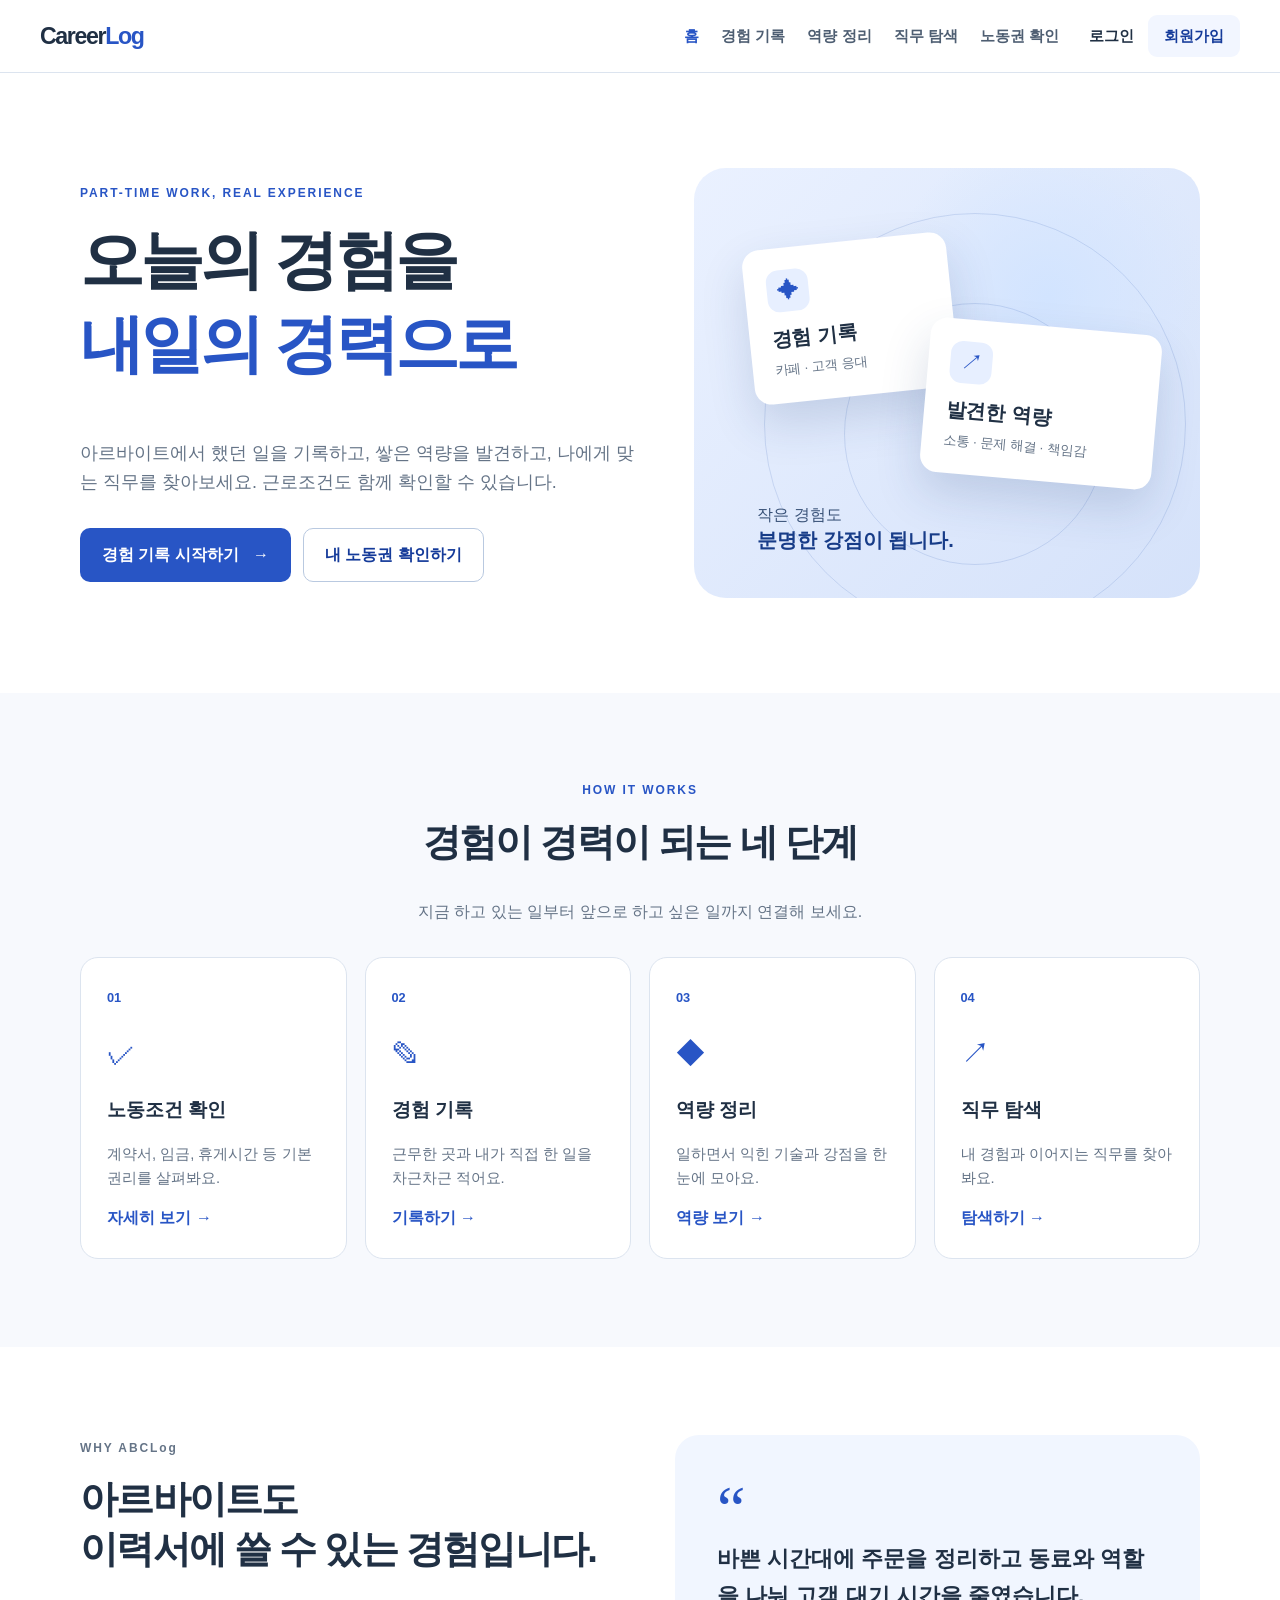
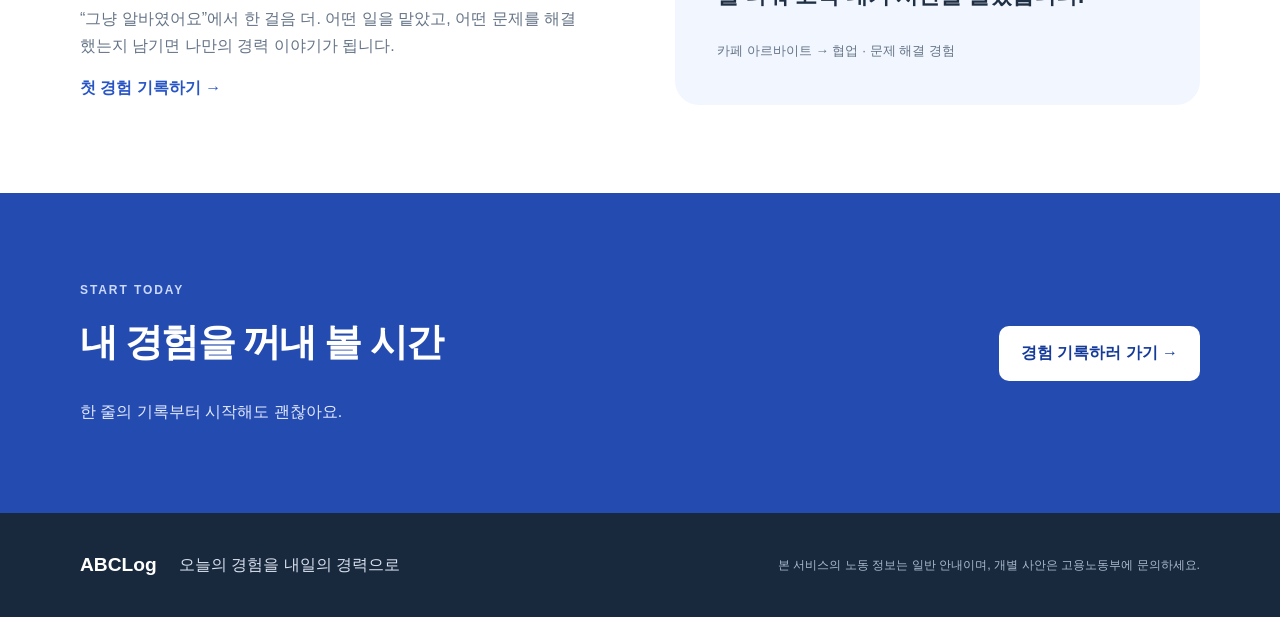
<file: html/index.html>
<!doctype html>
<html lang="ko">
  <head>
    <meta charset="UTF-8" />
    <meta name="viewport" content="width=device-width, initial-scale=1.0" />
    <title>ABCLog | 오늘의 경험을 내일의 경력으로</title>
    <link rel="stylesheet" href="../css/index.css" />
    <link rel="stylesheet" href="../css/home.css" />
    <script src="../js/common.js" defer></script>
  </head>
  <body>
    <a class="skip-link" href="#main">본문 바로가기</a>
    <header class="site-header">
      <div class="header-inner">
        <a class="brand" href="index.html">Career<span>Log</span></a>
        <nav aria-label="주 메뉴">
          <a href="index.html">홈</a><a href="experience.html">경험 기록</a
          ><a href="competency.html">역량 정리</a
          ><a href="job.html">직무 탐색</a><a href="labor.html">노동권 확인</a>
        </nav>
<div class="auth-links"><a href="login.html">로그인</a><a class="header-action" href="signup.html">회원가입</a></div>
        <button
          class="menu-button"
          type="button"
          aria-label="메뉴 열기"
          aria-expanded="false"
        >
          ☰
        </button>
      </div>
    </header>
    <main id="main">
      <section class="hero wrap">
        <div>
          <p class="eyebrow">PART-TIME WORK, REAL EXPERIENCE</p>
          <h1>오늘의 경험을<br /><em>내일의 경력으로</em></h1>
          <p class="hero-copy">
            아르바이트에서 했던 일을 기록하고, 쌓은 역량을 발견하고, 나에게 맞는
            직무를 찾아보세요. 근로조건도 함께 확인할 수 있습니다.
          </p>
          <div class="actions">
            <a class="button primary" href="experience.html"
              >경험 기록 시작하기 <span aria-hidden="true">→</span></a
            ><a class="button secondary" href="labor.html"
              >내 노동권 확인하기</a
            >
          </div>
        </div>
        <div class="hero-art" aria-hidden="true">
          <div class="art-card art-one">
            <span class="art-icon">✦</span><strong>경험 기록</strong
            ><small>카페 · 고객 응대</small>
          </div>
          <div class="art-card art-two">
            <span class="art-icon">↗</span><strong>발견한 역량</strong
            ><small>소통 · 문제 해결 · 책임감</small>
          </div>
          <div class="art-note">
            작은 경험도<br /><b>분명한 강점이 됩니다.</b>
          </div>
        </div>
      </section>
      <section class="section soft">
        <div class="wrap">
          <div class="section-heading">
            <p class="eyebrow">HOW IT WORKS</p>
            <h2>경험이 경력이 되는 네 단계</h2>
            <p>지금 하고 있는 일부터 앞으로 하고 싶은 일까지 연결해 보세요.</p>
          </div>
          <div class="step-grid">
            <a class="step-card" href="labor.html"
              ><span class="step-number">01</span
              ><span class="step-emoji" aria-hidden="true">✓</span>
              <h3>노동조건 확인</h3>
              <p>계약서, 임금, 휴게시간 등 기본 권리를 살펴봐요.</p>
              <span class="card-link">자세히 보기 →</span></a
            ><a class="step-card" href="experience.html"
              ><span class="step-number">02</span
              ><span class="step-emoji" aria-hidden="true">✎</span>
              <h3>경험 기록</h3>
              <p>근무한 곳과 내가 직접 한 일을 차근차근 적어요.</p>
              <span class="card-link">기록하기 →</span></a
            ><a class="step-card" href="competency.html"
              ><span class="step-number">03</span
              ><span class="step-emoji" aria-hidden="true">◆</span>
              <h3>역량 정리</h3>
              <p>일하면서 익힌 기술과 강점을 한눈에 모아요.</p>
              <span class="card-link">역량 보기 →</span></a
            ><a class="step-card" href="job.html"
              ><span class="step-number">04</span
              ><span class="step-emoji" aria-hidden="true">↗</span>
              <h3>직무 탐색</h3>
              <p>내 경험과 이어지는 직무를 찾아봐요.</p>
              <span class="card-link">탐색하기 →</span></a
            >
          </div>
        </div>
      </section>
      <section class="section wrap home-split">
        <div>
          <p class="eyebrow">WHY ABCLog</p>
          <h2>아르바이트도<br />이력서에 쓸 수 있는 경험입니다.</h2>
          <p>
            “그냥 알바였어요”에서 한 걸음 더. 어떤 일을 맡았고, 어떤 문제를
            해결했는지 남기면 나만의 경력 이야기가 됩니다.
          </p>
          <a class="text-link" href="experience.html">첫 경험 기록하기 →</a>
        </div>
        <div class="quote-card">
          <span aria-hidden="true">“</span>
          <p>
            바쁜 시간대에 주문을 정리하고 동료와 역할을 나눠 고객 대기 시간을
            줄였습니다.
          </p>
          <small>카페 아르바이트 → 협업 · 문제 해결 경험</small>
        </div>
      </section>
      <section class="section cta-section">
        <div class="wrap cta-inner">
          <div>
            <p class="eyebrow">START TODAY</p>
            <h2>내 경험을 꺼내 볼 시간</h2>
            <p>한 줄의 기록부터 시작해도 괜찮아요.</p>
          </div>
          <a class="button light" href="experience.html"
            >경험 기록하러 가기 →</a
          >
        </div>
      </section>
    </main>
    <footer class="site-footer">
      <div class="wrap footer-inner">
        <strong>ABCLog</strong>
        <p>오늘의 경험을 내일의 경력으로</p>
        <span
          >본 서비스의 노동 정보는 일반 안내이며, 개별 사안은 고용노동부에
          문의하세요.</span
        >
      </div>
    </footer>
  </body>
</html>
</file>
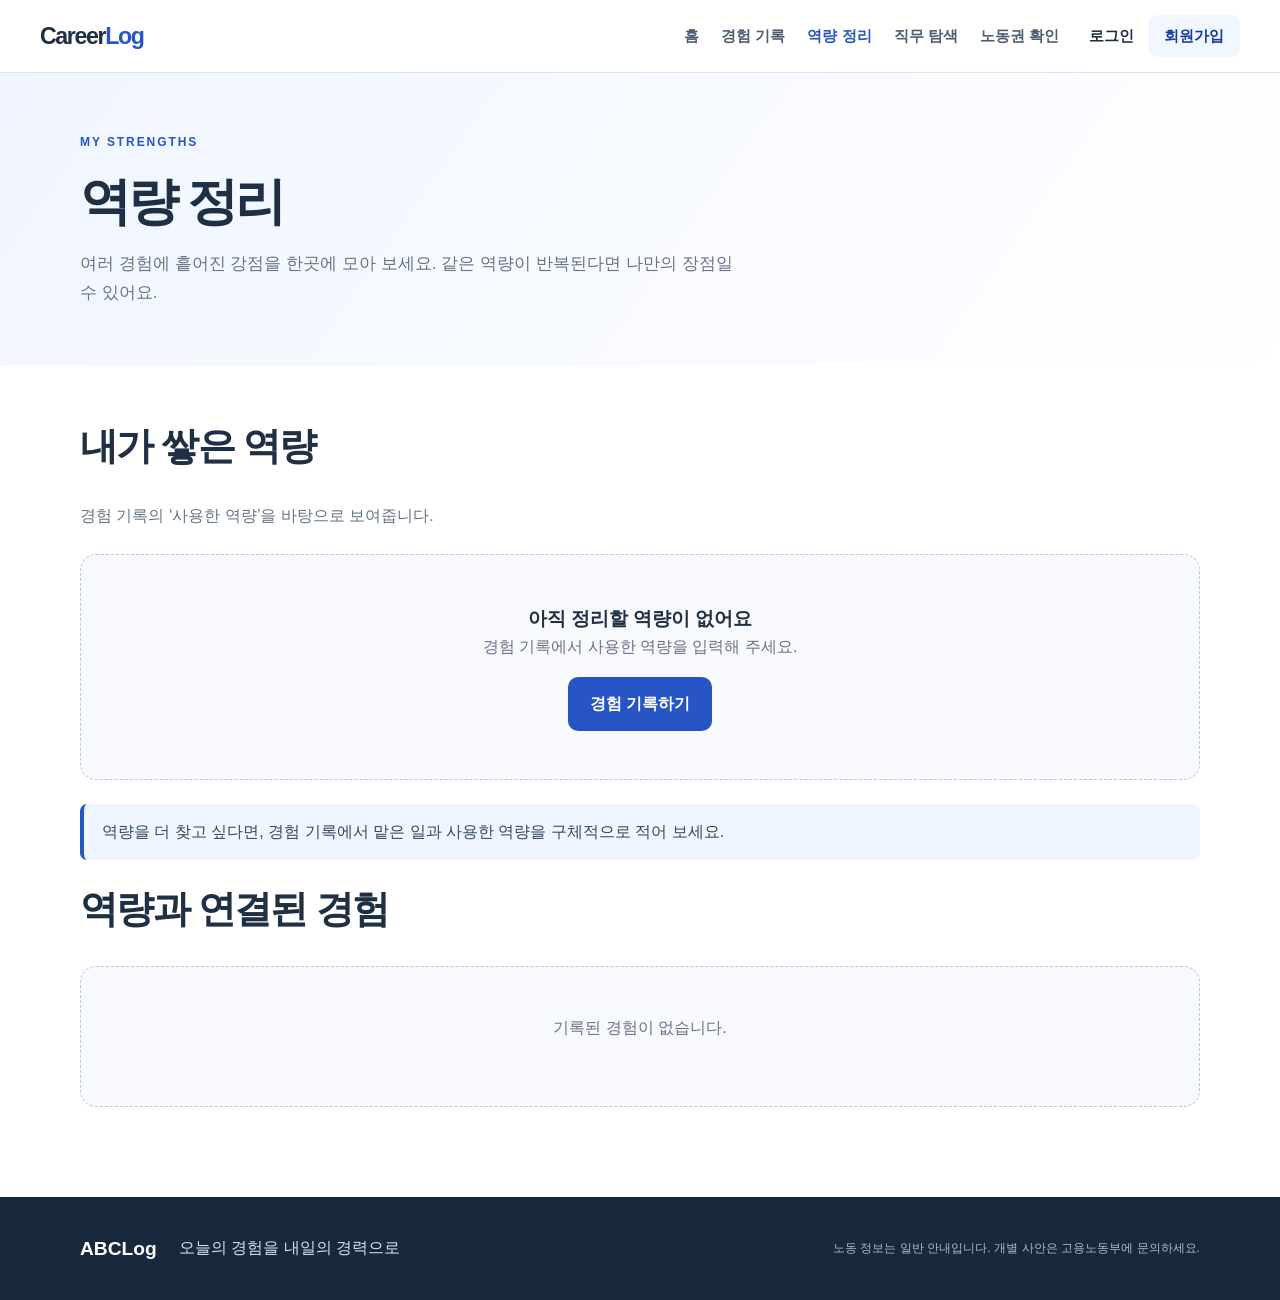
<file: html/competency.html>
<!doctype html>
<html lang="ko">
  <head>
    <meta charset="UTF-8" />
    <meta name="viewport" content="width=device-width, initial-scale=1.0" />
    <title>역량 정리 | ABCLog</title>
    <link rel="stylesheet" href="../css/index.css" />
    <link rel="stylesheet" href="../css/competency.css" />
    <script src="../js/common.js" defer></script>
    <script src="../js/competency.js" defer></script>
  </head>
  <body>
    <div id="site-header"></div>
    <main id="main">
      <section class="page-hero">
        <div class="wrap">
          <p class="eyebrow">MY STRENGTHS</p>
          <h1>역량 정리</h1>
          <p>
            여러 경험에 흩어진 강점을 한곳에 모아 보세요. 같은 역량이 반복된다면
            나만의 장점일 수 있어요.
          </p>
        </div>
      </section>
      <section class="content-section wrap">
        <div class="section-title">
          <h2>내가 쌓은 역량</h2>
          <p>경험 기록의 ‘사용한 역량’을 바탕으로 보여줍니다.</p>
        </div>
        <div id="skill-summary" class="skill-grid"></div>
        <div class="notice">
          역량을 더 찾고 싶다면, 경험 기록에서 맡은 일과 사용한 역량을
          구체적으로 적어 보세요.
        </div>
        <h2>역량과 연결된 경험</h2>
        <div id="skill-experiences" class="experience-grid"></div>
      </section>
    </main>
    <div id="site-footer"></div>
  </body>
</html>
</file>
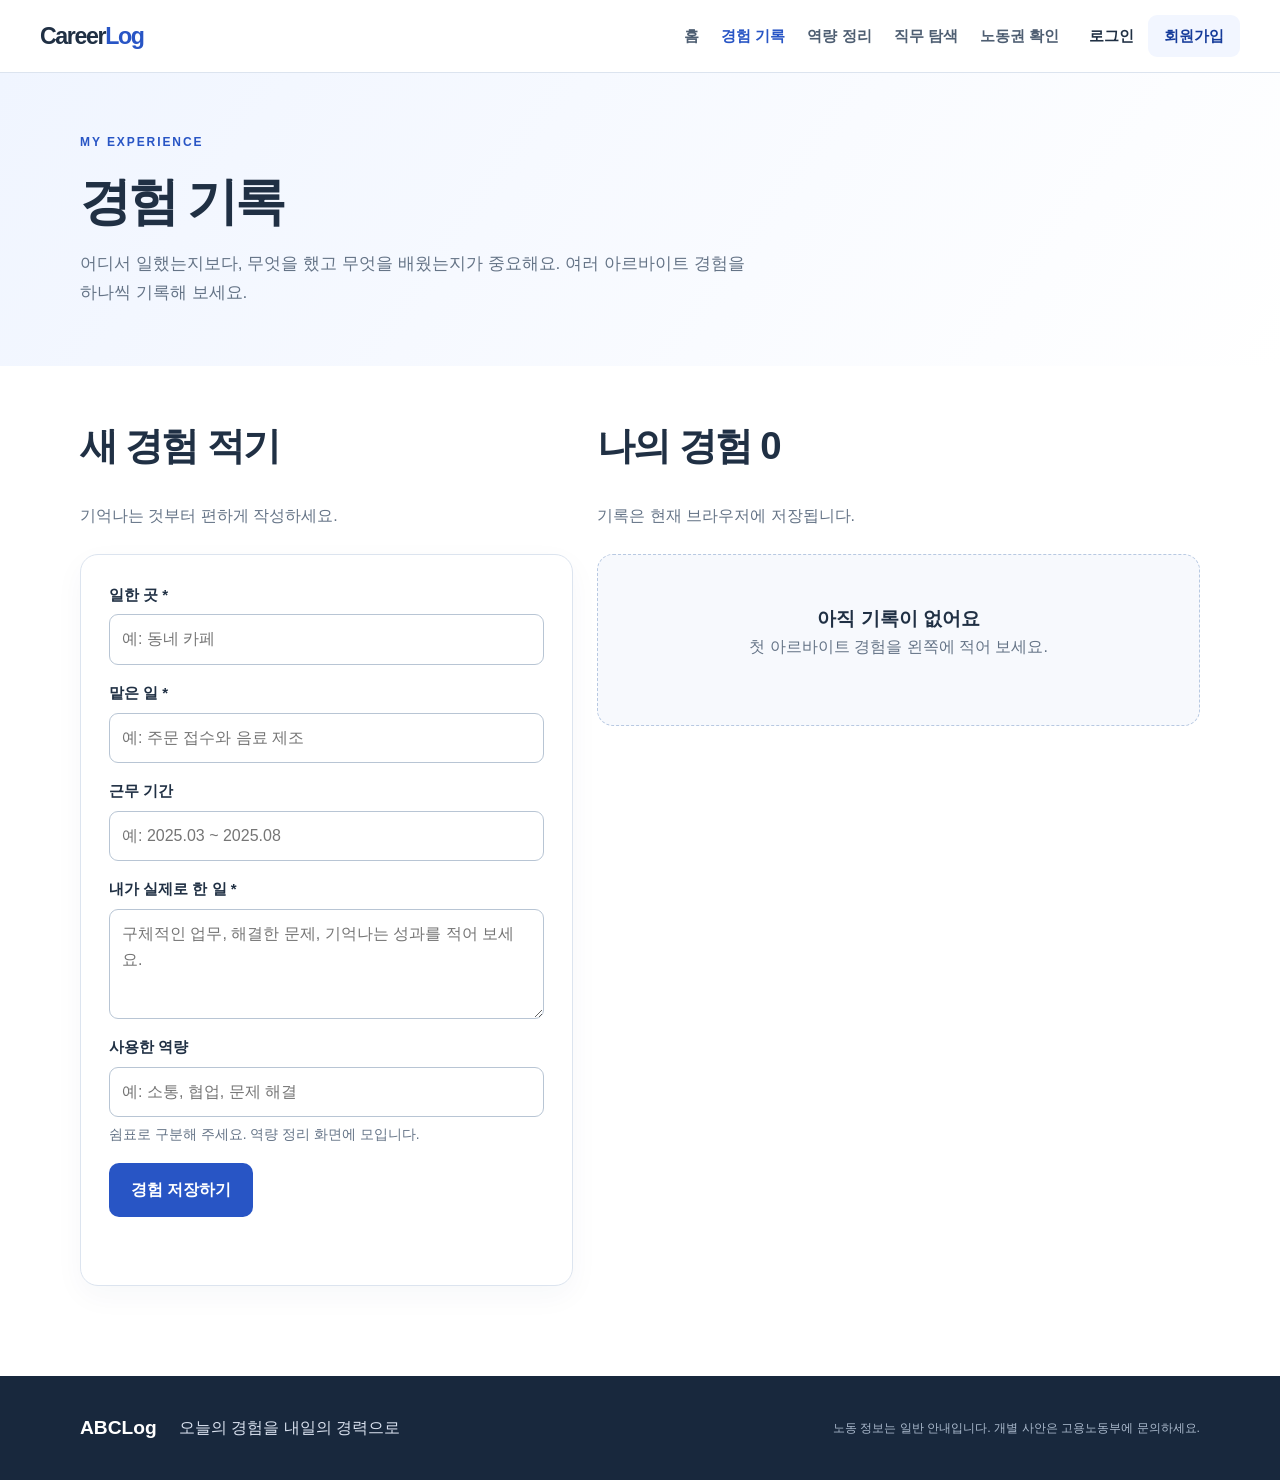
<file: html/experience.html>
<!doctype html>
<html lang="ko">
  <head>
    <meta charset="UTF-8" />
    <meta name="viewport" content="width=device-width, initial-scale=1.0" />
    <title>경험 기록 | ABCLog</title>
    <link rel="stylesheet" href="../css/index.css" />
    <link rel="stylesheet" href="../css/experience.css" />
    <script src="../js/common.js" defer></script>
    <script src="../js/experience.js" defer></script>
  </head>
  <body>
    <div id="site-header"></div>
    <main id="main">
      <section class="page-hero">
        <div class="wrap">
          <p class="eyebrow">MY EXPERIENCE</p>
          <h1>경험 기록</h1>
          <p>
            어디서 일했는지보다, 무엇을 했고 무엇을 배웠는지가 중요해요. 여러
            아르바이트 경험을 하나씩 기록해 보세요.
          </p>
        </div>
      </section>
      <section class="content-section wrap">
        <div class="grid-two experience-layout">
          <div>
            <div class="section-title">
              <h2>새 경험 적기</h2>
              <p>기억나는 것부터 편하게 작성하세요.</p>
            </div>
            <form id="experience-form" class="panel">
              <input type="hidden" id="edit-id" />
              <div class="field">
                <label for="workplace">일한 곳 *</label
                ><input
                  id="workplace"
                  maxlength="60"
                  placeholder="예: 동네 카페"
                  required
                />
              </div>
              <div class="field">
                <label for="role">맡은 일 *</label
                ><input
                  id="role"
                  maxlength="80"
                  placeholder="예: 주문 접수와 음료 제조"
                  required
                />
              </div>
              <div class="field">
                <label for="period">근무 기간</label
                ><input
                  id="period"
                  maxlength="60"
                  placeholder="예: 2025.03 ~ 2025.08"
                />
              </div>
              <div class="field">
                <label for="detail">내가 실제로 한 일 *</label
                ><textarea
                  id="detail"
                  maxlength="500"
                  placeholder="구체적인 업무, 해결한 문제, 기억나는 성과를 적어 보세요."
                  required
                ></textarea>
              </div>
              <div class="field">
                <label for="skills">사용한 역량</label
                ><input
                  id="skills"
                  maxlength="150"
                  placeholder="예: 소통, 협업, 문제 해결"
                /><span class="hint"
                  >쉼표로 구분해 주세요. 역량 정리 화면에 모입니다.</span
                >
              </div>
              <button class="button primary" type="submit" id="save-button">
                경험 저장하기</button
              ><button
                class="button secondary"
                type="button"
                id="cancel-button"
                hidden
              >
                수정 취소
              </button>
              <p class="status" id="form-status" role="status"></p>
            </form>
          </div>
          <div>
            <div class="section-title">
              <h2>나의 경험 <span id="experience-count">0</span></h2>
              <p>기록은 현재 브라우저에 저장됩니다.</p>
            </div>
            <div id="experience-list"></div>
          </div>
        </div>
      </section>
    </main>
    <div id="site-footer"></div>
  </body>
</html>
</file>
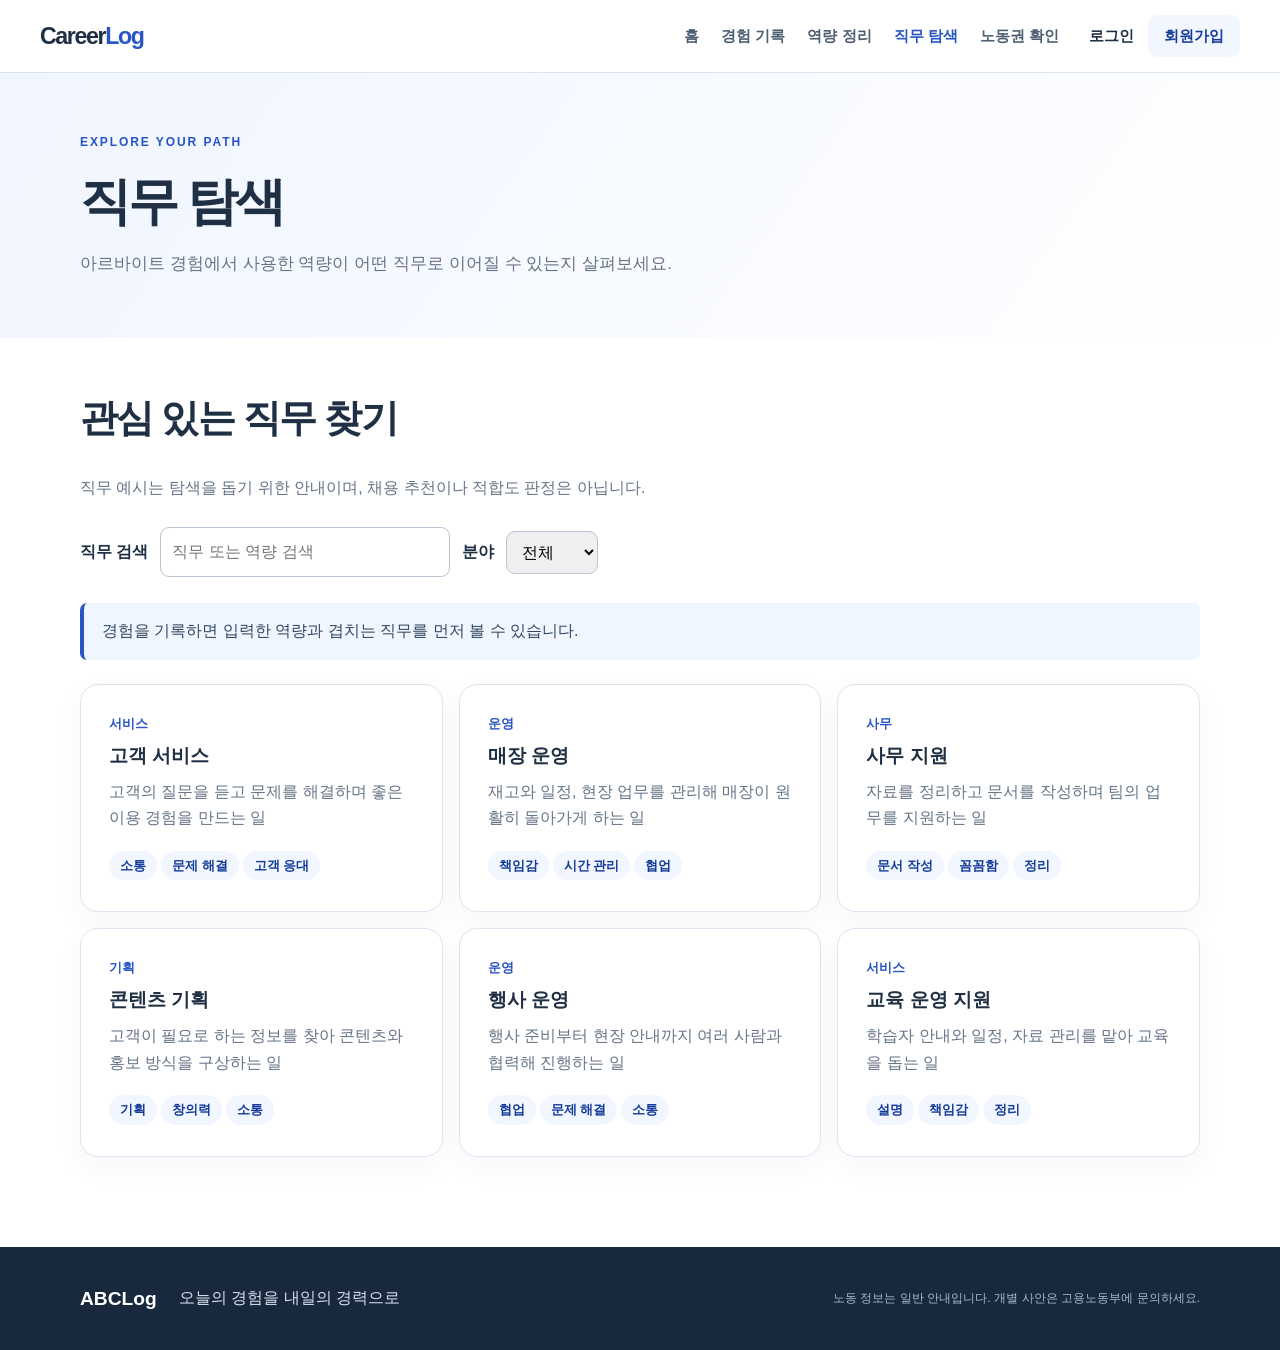
<file: html/job.html>
<!doctype html>
<html lang="ko">
  <head>
    <meta charset="UTF-8" />
    <meta name="viewport" content="width=device-width, initial-scale=1.0" />
    <title>직무 탐색 | ABCLog</title>
    <link rel="stylesheet" href="../css/index.css" />
    <link rel="stylesheet" href="../css/job.css" />
    <script src="../js/common.js" defer></script>
    <script src="../js/job.js" defer></script>
  </head>
  <body>
    <div id="site-header"></div>
    <main id="main">
      <section class="page-hero">
        <div class="wrap">
          <p class="eyebrow">EXPLORE YOUR PATH</p>
          <h1>직무 탐색</h1>
          <p>
            아르바이트 경험에서 사용한 역량이 어떤 직무로 이어질 수 있는지
            살펴보세요.
          </p>
        </div>
      </section>
      <section class="content-section wrap">
        <div class="section-title">
          <h2>관심 있는 직무 찾기</h2>
          <p>
            직무 예시는 탐색을 돕기 위한 안내이며, 채용 추천이나 적합도 판정은
            아닙니다.
          </p>
        </div>
        <div class="job-toolbar">
          <label for="job-search">직무 검색</label
          ><input
            id="job-search"
            type="search"
            placeholder="직무 또는 역량 검색"
          /><label for="job-filter">분야</label
          ><select id="job-filter">
            <option value="all">전체</option>
            <option value="서비스">서비스</option>
            <option value="사무">사무</option>
            <option value="기획">기획</option>
            <option value="운영">운영</option>
          </select>
        </div>
        <p id="match-note" class="notice"></p>
        <div id="job-list" class="job-grid"></div>
      </section>
    </main>
    <div id="site-footer"></div>
  </body>
</html>
</file>
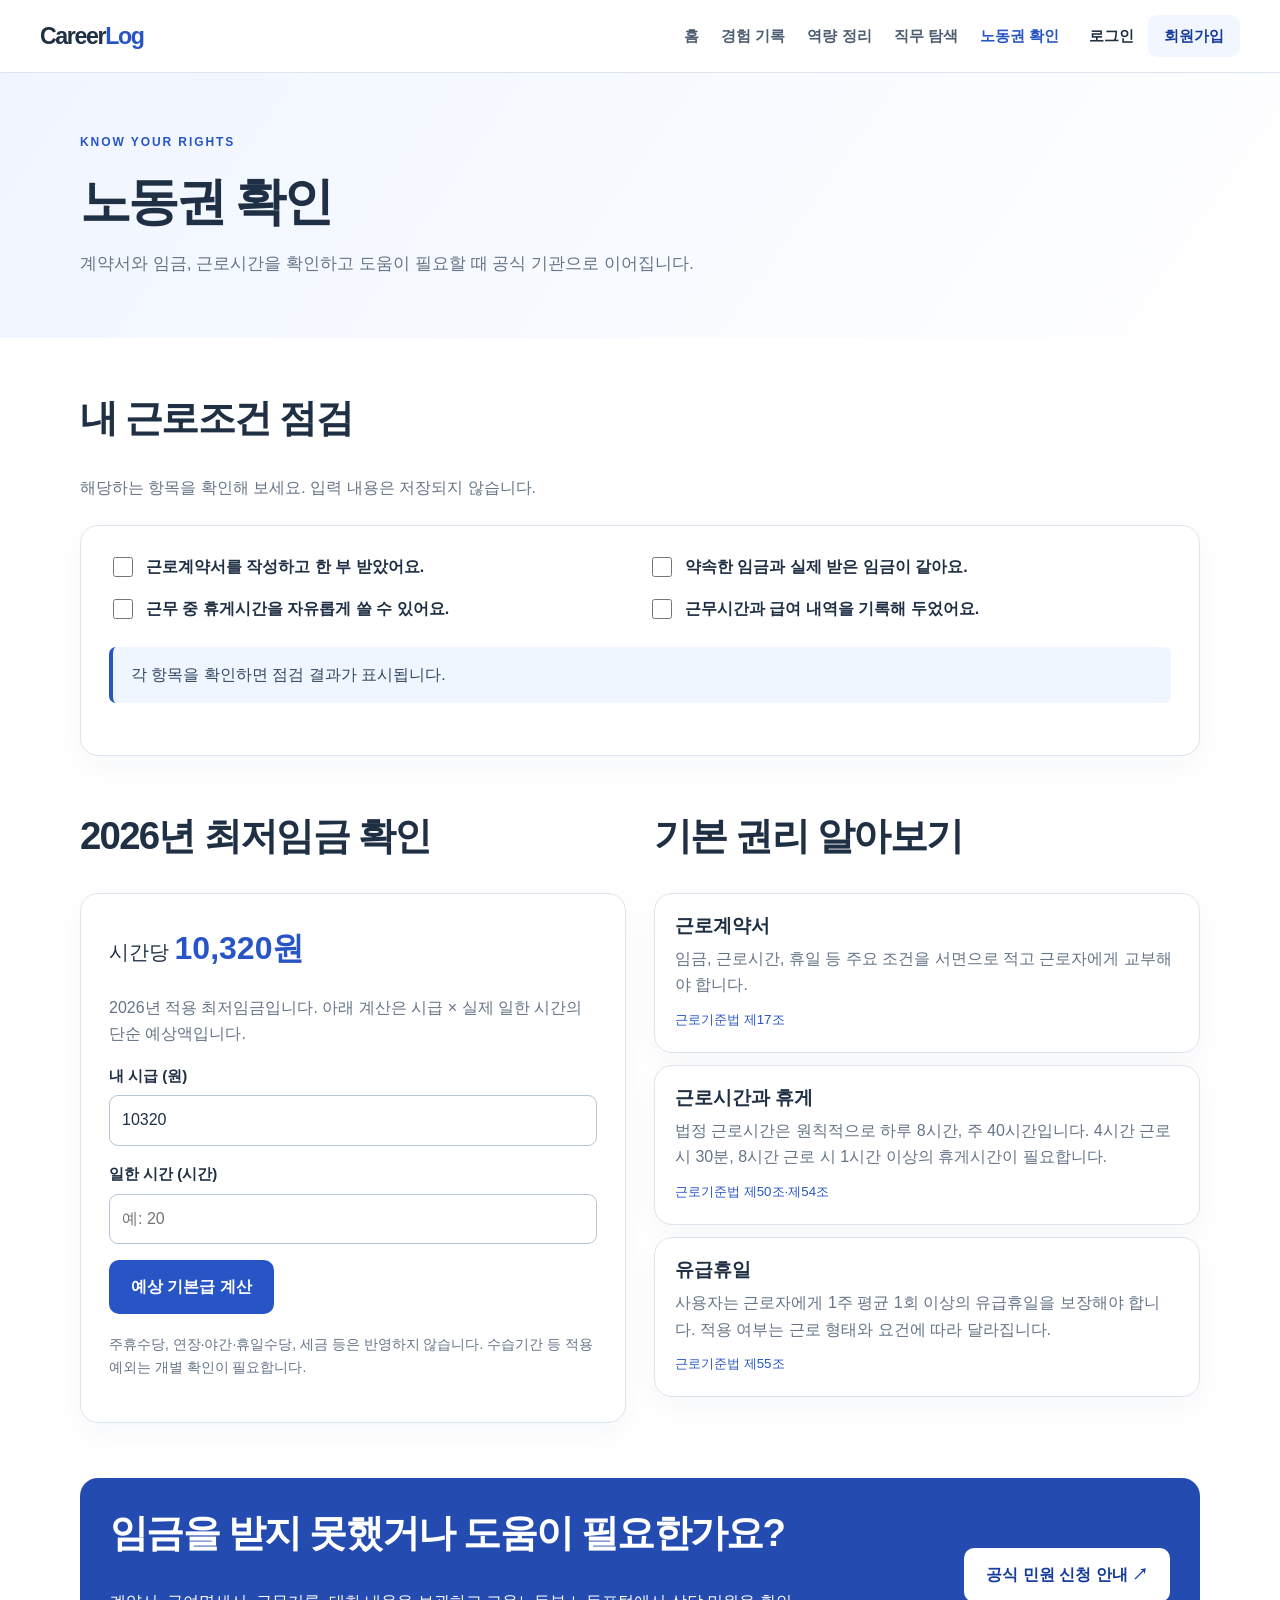
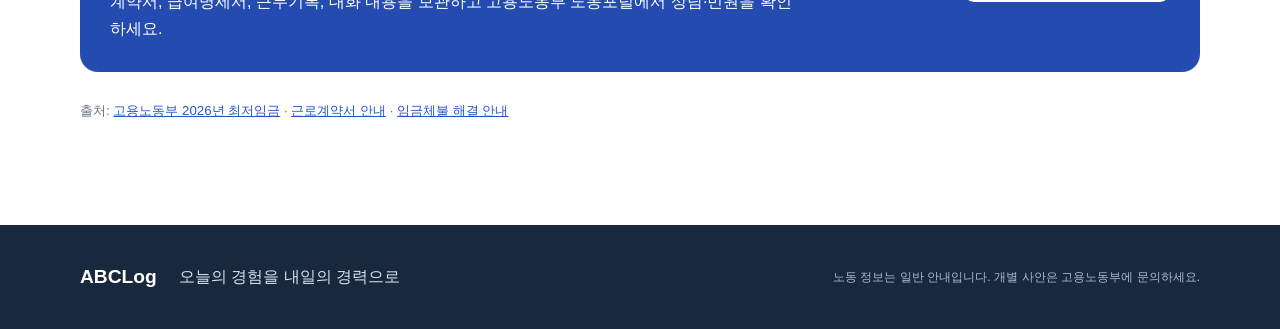
<file: html/labor.html>
<!doctype html>
<html lang="ko">
  <head>
    <meta charset="UTF-8" />
    <meta name="viewport" content="width=device-width, initial-scale=1.0" />
    <title>노동권 확인 | ABCLog</title>
    <link rel="stylesheet" href="../css/index.css" />
    <link rel="stylesheet" href="../css/labor.css" />
    <script src="../js/common.js" defer></script>
    <script src="../js/labor.js" defer></script>
  </head>
  <body>
    <div id="site-header"></div>
    <main id="main">
      <section class="page-hero">
        <div class="wrap">
          <p class="eyebrow">KNOW YOUR RIGHTS</p>
          <h1>노동권 확인</h1>
          <p>
            계약서와 임금, 근로시간을 확인하고 도움이 필요할 때 공식 기관으로
            이어집니다.
          </p>
        </div>
      </section>
      <section class="content-section wrap">
        <div class="section-title">
          <h2>내 근로조건 점검</h2>
          <p>해당하는 항목을 확인해 보세요. 입력 내용은 저장되지 않습니다.</p>
        </div>
        <div class="panel">
          <div class="check-grid">
            <label
              ><input type="checkbox" class="labor-check" /> 근로계약서를
              작성하고 한 부 받았어요.</label
            ><label
              ><input type="checkbox" class="labor-check" /> 약속한 임금과 실제
              받은 임금이 같아요.</label
            ><label
              ><input type="checkbox" class="labor-check" /> 근무 중 휴게시간을
              자유롭게 쓸 수 있어요.</label
            ><label
              ><input type="checkbox" class="labor-check" /> 근무시간과 급여
              내역을 기록해 두었어요.</label
            >
          </div>
          <p id="check-result" class="notice" role="status">
            각 항목을 확인하면 점검 결과가 표시됩니다.
          </p>
        </div>
        <div class="labor-columns">
          <section>
            <h2>2026년 최저임금 확인</h2>
            <div class="panel">
              <p class="rate">시간당 <strong>10,320원</strong></p>
              <p class="muted">
                2026년 적용 최저임금입니다. 아래 계산은 시급 × 실제 일한 시간의
                단순 예상액입니다.
              </p>
              <form id="wage-form">
                <div class="field">
                  <label for="hourly-wage">내 시급 (원)</label
                  ><input
                    id="hourly-wage"
                    type="number"
                    min="1"
                    step="1"
                    value="10320"
                    required
                  />
                </div>
                <div class="field">
                  <label for="hours-worked">일한 시간 (시간)</label
                  ><input
                    id="hours-worked"
                    type="number"
                    min="0.1"
                    step="0.1"
                    placeholder="예: 20"
                    required
                  />
                </div>
                <button class="button primary" type="submit">
                  예상 기본급 계산
                </button>
              </form>
              <p id="wage-result" class="result" role="status"></p>
              <p class="hint">
                주휴수당, 연장·야간·휴일수당, 세금 등은 반영하지 않습니다.
                수습기간 등 적용 예외는 개별 확인이 필요합니다.
              </p>
            </div>
          </section>
          <section>
            <h2>기본 권리 알아보기</h2>
            <div class="rights-list">
              <article class="panel">
                <h3>근로계약서</h3>
                <p>
                  임금, 근로시간, 휴일 등 주요 조건을 서면으로 적고 근로자에게
                  교부해야 합니다.
                </p>
                <small>근로기준법 제17조</small>
              </article>
              <article class="panel">
                <h3>근로시간과 휴게</h3>
                <p>
                  법정 근로시간은 원칙적으로 하루 8시간, 주 40시간입니다. 4시간
                  근로 시 30분, 8시간 근로 시 1시간 이상의 휴게시간이
                  필요합니다.
                </p>
                <small>근로기준법 제50조·제54조</small>
              </article>
              <article class="panel">
                <h3>유급휴일</h3>
                <p>
                  사용자는 근로자에게 1주 평균 1회 이상의 유급휴일을 보장해야
                  합니다. 적용 여부는 근로 형태와 요건에 따라 달라집니다.
                </p>
                <small>근로기준법 제55조</small>
              </article>
            </div>
          </section>
        </div>
        <section class="help-panel">
          <div>
            <h2>임금을 받지 못했거나 도움이 필요한가요?</h2>
            <p>
              계약서, 급여명세서, 근무기록, 대화 내용을 보관하고 고용노동부
              노동포털에서 상담·민원을 확인하세요.
            </p>
          </div>
          <a
            class="button light"
            href="https://labor.moel.go.kr/minwonApply/minwonApply.do?searchGubun=2"
            target="_blank"
            rel="noopener noreferrer"
            >공식 민원 신청 안내 ↗</a
          >
        </section>
        <p class="source-line">
          출처:
          <a
            href="https://www.moel.go.kr/news/enews/report/enewsView.do?bbs_id=12&amp;news_seq=18144"
            target="_blank"
            rel="noopener noreferrer"
            >고용노동부 2026년 최저임금</a
          >
          ·
          <a
            href="https://www.moel.go.kr/faq/faqView.do?seqRepeat=145"
            target="_blank"
            rel="noopener noreferrer"
            >근로계약서 안내</a
          >
          ·
          <a
            href="https://labor.moel.go.kr/minwonSysInfo/wagesolway.do"
            target="_blank"
            rel="noopener noreferrer"
            >임금체불 해결 안내</a
          >
        </p>
      </section>
    </main>
    <div id="site-footer"></div>
  </body>
</html>
</file>
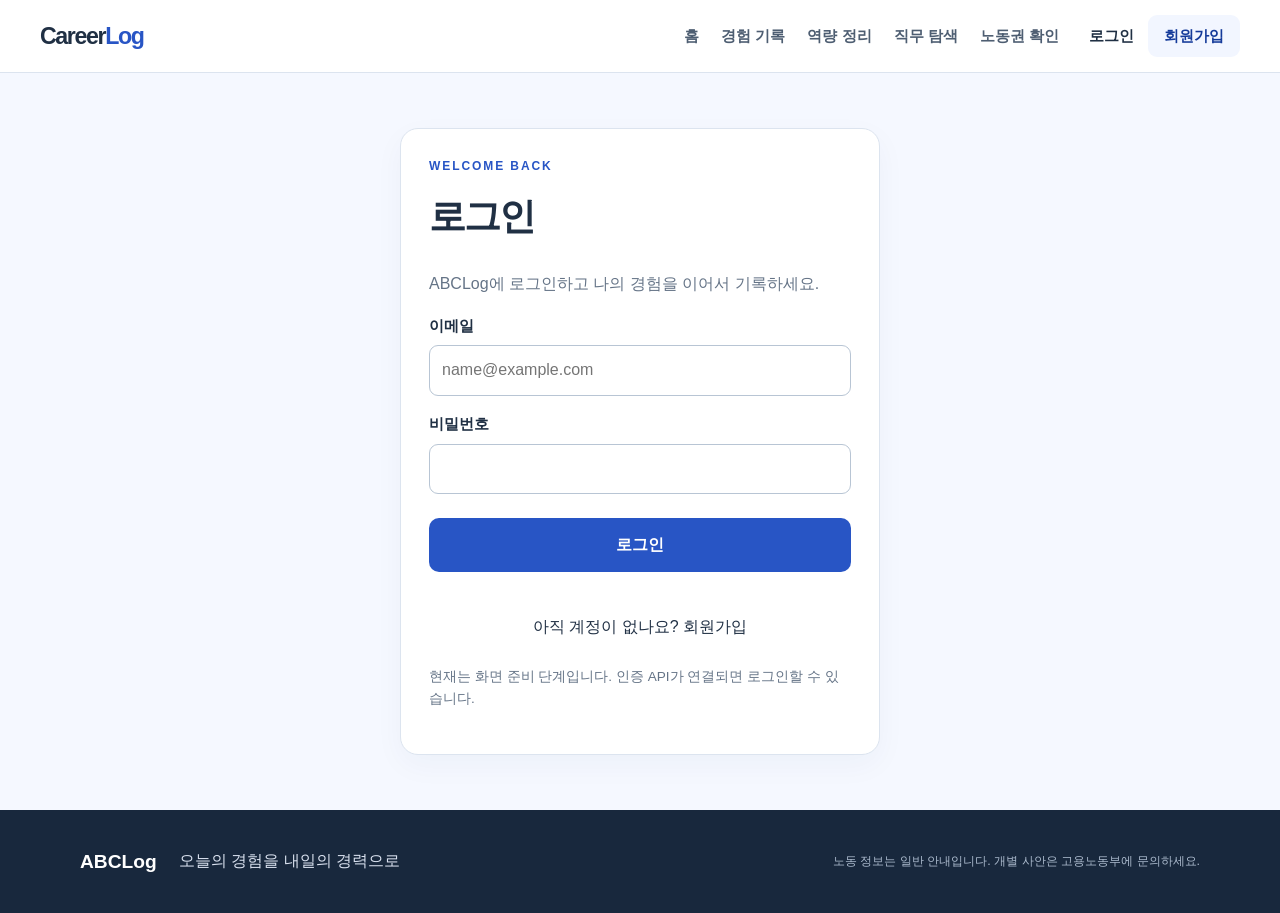
<file: html/login.html>
<!DOCTYPE html>
<html lang="ko">
<head>
  <meta charset="UTF-8">
  <meta name="viewport" content="width=device-width, initial-scale=1.0">
  <title>로그인 | ABCLog</title>
  <link rel="stylesheet" href="../css/index.css">
  <link rel="stylesheet" href="../css/auth.css">
  <script src="../js/common.js" defer></script>
  <script src="../js/auth.js" defer></script>
</head>
<body>
  <div id="site-header"></div>
  <main id="main" class="auth-main">
    <section class="panel auth-panel" aria-labelledby="login-title">
      <p class="eyebrow">WELCOME BACK</p>
      <h1 id="login-title">로그인</h1>
      <p class="muted">ABCLog에 로그인하고 나의 경험을 이어서 기록하세요.</p>
      <form id="login-form">
        <div class="field"><label for="login-email">이메일</label><input id="login-email" name="email" type="email" autocomplete="email" placeholder="name@example.com" required></div>
        <div class="field"><label for="login-password">비밀번호</label><input id="login-password" name="password" type="password" autocomplete="current-password" required></div>
        <button class="button primary auth-submit" type="submit">로그인</button>
        <p class="status" id="auth-status" role="status" aria-live="polite"></p>
      </form>
      <p class="auth-divider">아직 계정이 없나요? <a class="text-link" href="signup.html">회원가입</a></p>
      <p class="auth-note">현재는 화면 준비 단계입니다. 인증 API가 연결되면 로그인할 수 있습니다.</p>
    </section>
  </main>
  <div id="site-footer"></div>
</body>
</html>
</file>
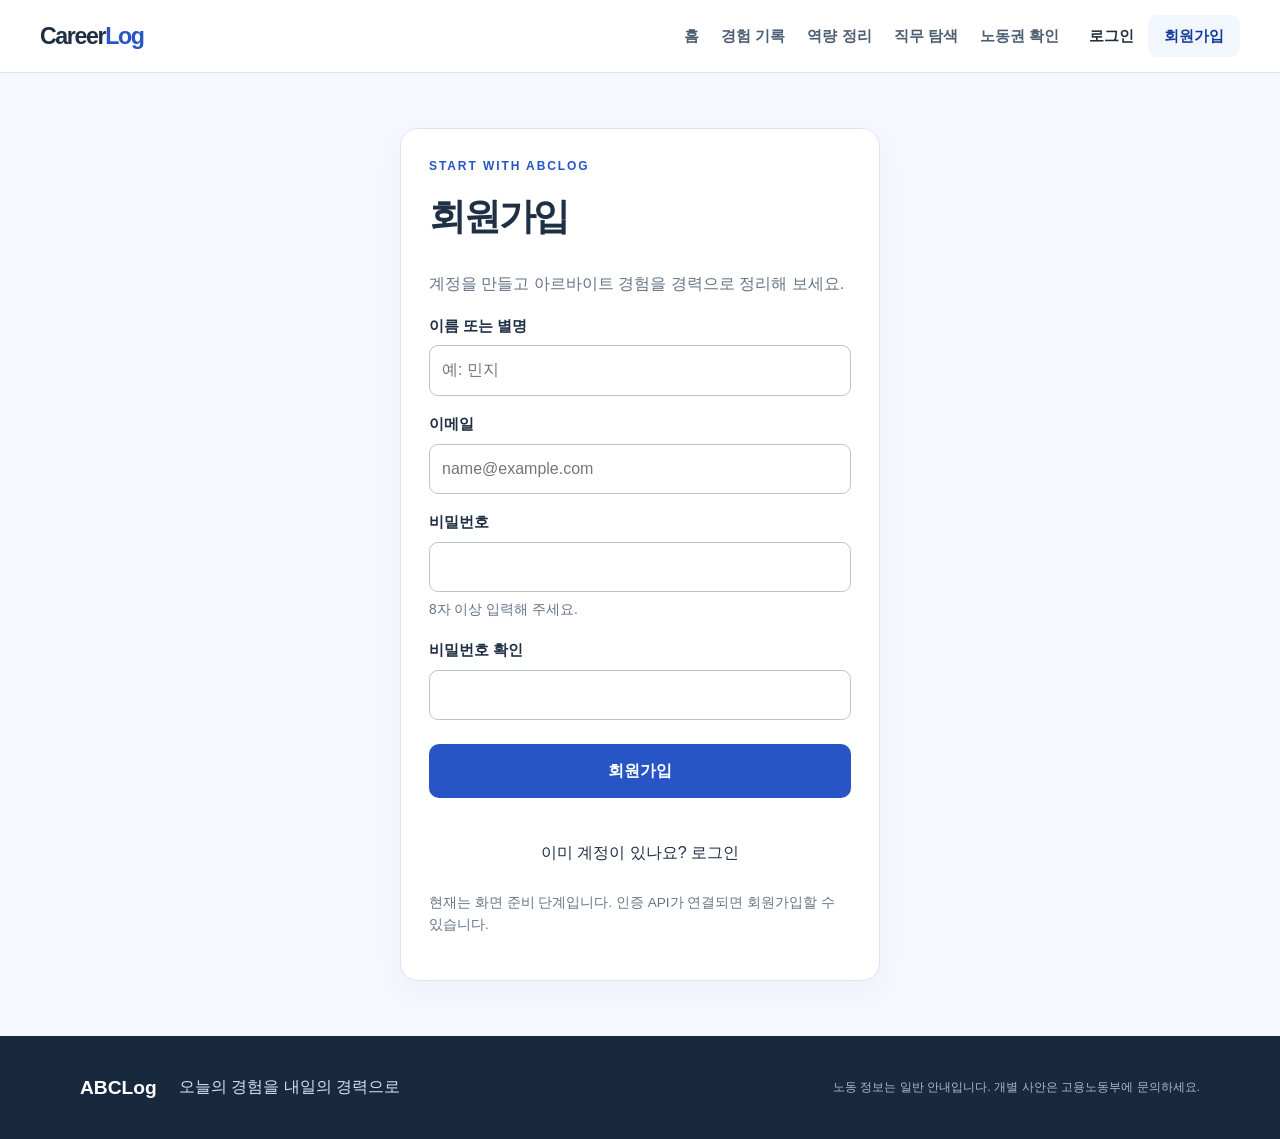
<file: html/signup.html>
<!DOCTYPE html>
<html lang="ko">
<head>
  <meta charset="UTF-8">
  <meta name="viewport" content="width=device-width, initial-scale=1.0">
  <title>회원가입 | ABCLog</title>
  <link rel="stylesheet" href="../css/index.css">
  <link rel="stylesheet" href="../css/auth.css">
  <script src="../js/common.js" defer></script>
  <script src="../js/auth.js" defer></script>
</head>
<body>
  <div id="site-header"></div>
  <main id="main" class="auth-main">
    <section class="panel auth-panel" aria-labelledby="signup-title">
      <p class="eyebrow">START WITH ABCLOG</p>
      <h1 id="signup-title">회원가입</h1>
      <p class="muted">계정을 만들고 아르바이트 경험을 경력으로 정리해 보세요.</p>
      <form id="signup-form">
        <div class="field"><label for="signup-name">이름 또는 별명</label><input id="signup-name" name="name" type="text" maxlength="30" autocomplete="name" placeholder="예: 민지" required></div>
        <div class="field"><label for="signup-email">이메일</label><input id="signup-email" name="email" type="email" autocomplete="email" placeholder="name@example.com" required></div>
        <div class="field"><label for="signup-password">비밀번호</label><input id="signup-password" name="password" type="password" minlength="8" autocomplete="new-password" aria-describedby="password-hint" required><span class="hint" id="password-hint">8자 이상 입력해 주세요.</span></div>
        <div class="field"><label for="signup-password-confirm">비밀번호 확인</label><input id="signup-password-confirm" name="passwordConfirm" type="password" minlength="8" autocomplete="new-password" required></div>
        <button class="button primary auth-submit" type="submit">회원가입</button>
        <p class="status" id="auth-status" role="status" aria-live="polite"></p>
      </form>
      <p class="auth-divider">이미 계정이 있나요? <a class="text-link" href="login.html">로그인</a></p>
      <p class="auth-note">현재는 화면 준비 단계입니다. 인증 API가 연결되면 회원가입할 수 있습니다.</p>
    </section>
  </main>
  <div id="site-footer"></div>
</body>
</html>
</file>
<file: css/index.css>
[hidden] { display: none !important; }
:root {
  --ink: #203044;
  --muted: #657487;
  --blue: #2855c5;
  --blue-dark: #153b9a;
  --pale: #f2f6ff;
  --line: #dce4ef;
  --white: #fff;
  --green: #12775f;
}
* {
  box-sizing: border-box;
}
html {
  scroll-behavior: smooth;
}
body {
  margin: 0;
  color: var(--ink);
  font-family: Arial, "Malgun Gothic", sans-serif;
  line-height: 1.65;
  background: #fff;
}
a {
  color: inherit;
  text-decoration: none;
}
button,
input,
textarea,
select {
  font: inherit;
}
button {
  cursor: pointer;
}
img {
  max-width: 100%;
}
h1,
h2,
h3,
p {
  margin-top: 0;
}
h1,
h2,
h3 {
  line-height: 1.3;
}
h1 {
  font-size: clamp(2.7rem, 5vw, 4.7rem);
  letter-spacing: -0.06em;
}
h2 {
  font-size: clamp(1.9rem, 3vw, 2.7rem);
  letter-spacing: -0.045em;
}
h3 {
  font-size: 1.2rem;
}
.wrap {
  width: min(1120px, calc(100% - 40px));
  margin-inline: auto;
}
.section {
  padding: 88px 0;
}
.soft {
  background: #f7f9fd;
}
.eyebrow {
  font-size: 0.75rem;
  font-weight: 800;
  letter-spacing: 0.16em;
  color: var(--blue);
  margin-bottom: 16px;
}
.site-header {
  position: sticky;
  top: 0;
  z-index: 10;
  background: rgba(255, 255, 255, 0.96);
  border-bottom: 1px solid var(--line);
}
.header-inner {
  width: min(1200px, calc(100% - 40px));
  min-height: 72px;
  margin: auto;
  display: flex;
  align-items: center;
  gap: 30px;
}
.brand {
  font-size: 1.45rem;
  font-weight: 900;
  letter-spacing: -0.06em;
  white-space: nowrap;
}
.brand span {
  color: var(--blue);
}
.site-header nav {
  display: flex;
  gap: 22px;
  margin-left: auto;
}
.site-header nav a {
  font-size: 0.94rem;
  font-weight: 700;
  color: #4e5e72;
}
.site-header nav a:hover,
.site-header nav a[aria-current="page"] {
  color: var(--blue);
}
.header-action {
  background: var(--pale);
  color: var(--blue-dark);
  padding: 9px 16px;
  border-radius: 9px;
  font-weight: 800;
  white-space: nowrap;
}
.auth-links {
  display: flex;
  align-items: center;
  gap: 14px;
  white-space: nowrap;
  font-size: 0.92rem;
  font-weight: 800;
}
.auth-links a:hover { color: var(--blue); }
.auth-links .header-action:hover { background: #e5edff; }
.menu-button {
  display: none;
  border: 0;
  background: none;
  font-size: 1.6rem;
}
.skip-link {
  position: absolute;
  top: -60px;
  left: 10px;
  padding: 10px;
  background: #fff;
  z-index: 30;
}
.skip-link:focus {
  top: 10px;
}
.button {
  display: inline-flex;
  align-items: center;
  justify-content: center;
  gap: 14px;
  padding: 13px 21px;
  border: 1px solid transparent;
  border-radius: 10px;
  font-weight: 800;
  min-height: 48px;
  transition:
    transform 0.2s,
    background 0.2s;
}
.button:hover {
  transform: translateY(-2px);
}
.button.primary {
  color: white;
  background: var(--blue);
}
.button.primary:hover {
  background: var(--blue-dark);
}
.button.secondary {
  background: white;
  border-color: #b9c9e0;
  color: var(--blue-dark);
}
.button.light {
  background: white;
  color: var(--blue-dark);
}
.button.small {
  padding: 8px 13px;
  min-height: 36px;
  font-size: 0.9rem;
}
.button.danger {
  background: #fff1f0;
  color: #a3332d;
}
.button:focus-visible,
a:focus-visible,
input:focus-visible,
select:focus-visible,
textarea:focus-visible {
  outline: 3px solid #f1a932;
  outline-offset: 3px;
}
.page-hero {
  background: linear-gradient(125deg, #f0f5ff, #fff);
  padding: 60px 0;
}
.page-hero h1 {
  font-size: clamp(2.4rem, 4vw, 3.8rem);
  margin-bottom: 14px;
}
.page-hero p:last-child {
  max-width: 670px;
  color: var(--muted);
  font-size: 1.08rem;
  margin-bottom: 0;
}
.panel {
  background: #fff;
  border: 1px solid var(--line);
  border-radius: 18px;
  padding: 28px;
  box-shadow: 0 10px 30px rgba(31, 63, 107, 0.04);
}
.grid-two {
  display: grid;
  grid-template-columns: 1fr 1fr;
  gap: 24px;
}
.field {
  display: flex;
  flex-direction: column;
  gap: 7px;
  margin-bottom: 16px;
}
.field label {
  font-weight: 800;
  font-size: 0.94rem;
}
.field input,
.field textarea,
.field select {
  width: 100%;
  border: 1px solid #b8c5d4;
  border-radius: 9px;
  padding: 11px 12px;
  background: #fff;
  color: var(--ink);
}
.field textarea {
  min-height: 110px;
  resize: vertical;
}
.hint,
.muted {
  color: var(--muted);
}
.hint {
  font-size: 0.86rem;
}
.badge {
  display: inline-block;
  border-radius: 100px;
  background: var(--pale);
  color: var(--blue-dark);
  padding: 4px 11px;
  font-size: 0.82rem;
  font-weight: 800;
  margin: 3px 4px 3px 0;
}
.empty {
  padding: 48px 24px;
  text-align: center;
  background: #f7f9fd;
  border: 1px dashed #b8c9e2;
  border-radius: 16px;
  color: var(--muted);
}
.empty strong {
  display: block;
  color: var(--ink);
  font-size: 1.2rem;
}
.site-footer {
  background: #18283d;
  color: #d9e1ef;
  padding: 36px 0;
}
.footer-inner {
  display: flex;
  align-items: center;
  gap: 22px;
  flex-wrap: wrap;
}
.footer-inner strong {
  font-size: 1.2rem;
  color: #fff;
}
.footer-inner p {
  margin: 0;
}
.footer-inner span {
  font-size: 0.78rem;
  color: #acbbce;
  margin-left: auto;
}
.content-section {
  padding: 55px 0 90px;
}
.section-title {
  margin-bottom: 24px;
}
.section-title p {
  color: var(--muted);
  margin-bottom: 0;
}
.notice {
  padding: 15px 18px;
  background: #eff6ff;
  border-left: 4px solid var(--blue);
  border-radius: 7px;
  color: #334860;
  margin: 24px 0;
}
.status {
  min-height: 24px;
  color: var(--green);
  font-weight: 700;
}
ul.clean {
  padding-left: 20px;
}
@media (max-width: 850px) {
  .header-inner {
    flex-wrap: wrap;
    gap: 14px;
    padding: 14px 0;
  }
  .auth-links {
    margin-left: auto;
  }
  .menu-button {
    display: block;
  }
  .site-header nav {
    display: none;
    order: 4;
    width: 100%;
    margin: 0;
    flex-direction: column;
    gap: 0;
  }
  .site-header nav.open {
    display: flex;
  }
  .site-header nav a {
    padding: 10px;
    border-top: 1px solid var(--line);
  }
  .grid-two {
    grid-template-columns: 1fr;
  }
  .section {
    padding: 64px 0;
  }
  .footer-inner span {
    margin-left: 0;
  }
}
@media (max-width: 520px) {
  .wrap,
  .header-inner {
    width: min(100% - 28px, 1120px);
  }
  .panel {
    padding: 20px;
  }
  .header-action {
    font-size: 0.86rem;
    padding: 7px 10px;
  }
  .auth-links { gap: 9px; font-size: 0.86rem; }
}
</file>
<file: css/home.css>
.hero {
  display: grid;
  grid-template-columns: 1.05fr 0.95fr;
  align-items: center;
  gap: 55px;
  min-height: 620px;
  padding-top: 75px;
  padding-bottom: 75px;
}
.hero h1 em {
  font-style: normal;
  color: var(--blue);
}
.hero-copy {
  max-width: 565px;
  font-size: 1.12rem;
  color: var(--muted);
}
.actions {
  display: flex;
  gap: 12px;
  flex-wrap: wrap;
  margin-top: 30px;
}
.hero-art {
  height: 430px;
  border-radius: 32px;
  position: relative;
  background:
    radial-gradient(circle at 70% 30%, #d2e4ff, transparent 35%),
    linear-gradient(135deg, #eaf1ff, #d5e2fa);
  overflow: hidden;
}
.hero-art:before,
.hero-art:after {
  content: "";
  position: absolute;
  border: 1px solid rgba(49, 92, 182, 0.16);
  border-radius: 50%;
}
.hero-art:before {
  width: 420px;
  height: 420px;
  left: 70px;
  top: 45px;
}
.hero-art:after {
  width: 260px;
  height: 260px;
  left: 150px;
  top: 135px;
}
.art-card {
  position: absolute;
  background: white;
  border-radius: 17px;
  padding: 22px;
  box-shadow: 0 20px 45px rgba(35, 67, 119, 0.17);
  display: flex;
  flex-direction: column;
  gap: 3px;
  z-index: 1;
}
.art-card strong {
  font-size: 1.25rem;
}
.art-card small {
  color: var(--muted);
}
.art-icon {
  display: grid;
  place-items: center;
  width: 42px;
  height: 42px;
  border-radius: 12px;
  background: #e7efff;
  color: var(--blue);
  font-size: 1.4rem;
  margin-bottom: 8px;
}
.art-one {
  top: 73px;
  left: 54px;
  width: 205px;
  transform: rotate(-6deg);
}
.art-two {
  right: 43px;
  top: 158px;
  width: 232px;
  transform: rotate(5deg);
}
.art-note {
  position: absolute;
  bottom: 44px;
  left: 63px;
  color: #385177;
  z-index: 1;
  line-height: 1.4;
}
.art-note b {
  color: #173c88;
  font-size: 1.25rem;
}
.section-heading {
  text-align: center;
  margin-bottom: 32px;
}
.section-heading p:last-child {
  color: var(--muted);
}
.step-grid {
  display: grid;
  grid-template-columns: repeat(4, 1fr);
  gap: 18px;
}
.step-card {
  background: white;
  border: 1px solid var(--line);
  padding: 26px;
  border-radius: 18px;
  min-height: 285px;
  transition:
    transform 0.2s,
    box-shadow 0.2s;
}
.step-card:hover {
  transform: translateY(-5px);
  box-shadow: 0 12px 30px #1f3f6b14;
}
.step-number {
  font-size: 0.8rem;
  font-weight: 900;
  color: var(--blue);
}
.step-emoji {
  display: block;
  font-size: 1.8rem;
  color: var(--blue);
  margin: 20px 0;
}
.step-card p {
  font-size: 0.92rem;
  color: var(--muted);
}
.card-link,
.text-link {
  color: var(--blue);
  font-weight: 800;
}
.home-split {
  display: grid;
  grid-template-columns: 1fr 1fr;
  align-items: center;
  gap: 70px;
}
.home-split p {
  max-width: 500px;
  color: var(--muted);
}
.quote-card {
  padding: 42px;
  background: #f1f6ff;
  border-radius: 24px;
}
.quote-card span {
  font-family: Georgia, serif;
  color: var(--blue);
  font-size: 4rem;
  line-height: 1;
}
.quote-card p {
  color: var(--ink);
  font-size: 1.4rem;
  font-weight: 800;
}
.quote-card small {
  color: var(--muted);
}
.cta-section {
  background: #244baf;
  color: white;
}
.cta-section .eyebrow {
  color: #cbd9ff;
}
.cta-inner {
  display: flex;
  align-items: center;
  justify-content: space-between;
  gap: 30px;
}
.cta-inner p:last-child {
  margin-bottom: 0;
  color: #e2eaff;
}
@media (max-width: 850px) {
  .hero {
    grid-template-columns: 1fr;
    gap: 30px;
  }
  .hero-art {
    height: 330px;
  }
  .step-grid {
    grid-template-columns: repeat(2, 1fr);
  }
  .home-split {
    grid-template-columns: 1fr;
    gap: 30px;
  }
}
@media (max-width: 520px) {
  .hero {
    padding-top: 50px;
  }
  .hero-art {
    height: 285px;
  }
  .art-one {
    left: 23px;
    top: 30px;
  }
  .art-two {
    right: 18px;
    top: 100px;
  }
  .art-note {
    left: 28px;
    bottom: 20px;
  }
  .step-grid {
    grid-template-columns: 1fr;
  }
  .step-card {
    min-height: 0;
  }
  .cta-inner {
    display: block;
  }
  .cta-inner .button {
    margin-top: 22px;
  }
}
</file>
<file: css/competency.css>
.skill-grid {
  display: grid;
  grid-template-columns: repeat(3, 1fr);
  gap: 16px;
}
.skill-card span {
  font-size: 1.5rem;
  color: var(--blue);
}
.skill-card h3 {
  margin: 10px 0 4px;
}
.skill-card p {
  color: var(--muted);
  margin: 0;
}
.skill-grid .empty {
  grid-column: 1/-1;
}
.experience-grid {
  display: grid;
  grid-template-columns: repeat(2, 1fr);
  gap: 16px;
}
.experience-grid .empty {
  grid-column: 1/-1;
}
@media (max-width: 700px) {
  .skill-grid,
  .experience-grid {
    grid-template-columns: 1fr;
  }
}
</file>
<file: css/experience.css>
.experience-layout {
  grid-template-columns: minmax(0, 0.9fr) minmax(0, 1.1fr);
  align-items: start;
}
.experience-card {
  margin-bottom: 16px;
}
.experience-card small {
  color: var(--muted);
}
.experience-card h3 {
  margin: 5px 0;
}
.experience-card p {
  white-space: normal;
  margin: 18px 0;
}
.card-actions {
  display: flex;
  gap: 8px;
  margin-top: 17px;
}
.experience-card .badge {
  margin-bottom: 0;
}
@media (max-width: 850px) {
  .experience-layout {
    grid-template-columns: 1fr;
  }
}
</file>
<file: css/job.css>
.job-toolbar {
  display: flex;
  align-items: center;
  gap: 12px;
  flex-wrap: wrap;
  margin: 26px 0;
}
.job-toolbar label {
  font-weight: 800;
}
.job-toolbar input,
.job-toolbar select {
  border: 1px solid #b8c5d4;
  border-radius: 9px;
  padding: 11px;
}
.job-toolbar input {
  min-width: min(100%, 290px);
}
.job-grid {
  display: grid;
  grid-template-columns: repeat(3, 1fr);
  gap: 16px;
}
.job-grid .empty {
  grid-column: 1/-1;
}
.job-card {
  display: flex;
  flex-direction: column;
}
.job-card p {
  color: var(--muted);
  flex: 1;
}
.category {
  color: var(--blue);
  font-weight: 800;
  font-size: 0.8rem;
}
.job-card h3 {
  margin: 10px 0;
}
.match {
  display: block;
  color: var(--green);
  font-size: 0.85rem;
  margin-top: 15px;
}
@media (max-width: 800px) {
  .job-grid {
    grid-template-columns: repeat(2, 1fr);
  }
}
@media (max-width: 550px) {
  .job-grid {
    grid-template-columns: 1fr;
  }
}
</file>
<file: css/labor.css>
.check-grid {
  display: grid;
  grid-template-columns: 1fr 1fr;
  gap: 16px;
}
.check-grid label {
  display: flex;
  gap: 10px;
  align-items: flex-start;
  font-weight: 700;
}
.check-grid input {
  width: 20px;
  height: 20px;
  accent-color: var(--blue);
  flex: none;
}
.labor-columns {
  display: grid;
  grid-template-columns: 1fr 1fr;
  gap: 28px;
  margin-top: 55px;
}
.rate {
  font-size: 1.25rem;
}
.rate strong {
  font-size: 2rem;
  color: var(--blue);
}
.result {
  font-weight: 800;
  color: var(--blue-dark);
  margin: 20px 0;
}
.rights-list {
  display: grid;
  gap: 12px;
}
.rights-list .panel {
  padding: 20px;
}
.rights-list h3 {
  margin-bottom: 7px;
}
.rights-list p {
  margin-bottom: 7px;
  color: var(--muted);
}
.rights-list small {
  color: var(--blue);
}
.help-panel {
  display: flex;
  align-items: center;
  justify-content: space-between;
  gap: 25px;
  padding: 30px;
  margin-top: 55px;
  border-radius: 18px;
  background: #244baf;
  color: #fff;
}
.help-panel p {
  max-width: 690px;
  margin: 0;
}
.help-panel .button {
  white-space: nowrap;
}
.source-line {
  color: var(--muted);
  font-size: 0.83rem;
  margin-top: 28px;
}
.source-line a {
  color: var(--blue);
  text-decoration: underline;
}
@media (max-width: 750px) {
  .check-grid,
  .labor-columns {
    grid-template-columns: 1fr;
  }
  .help-panel {
    display: block;
  }
  .help-panel .button {
    margin-top: 20px;
  }
}
</file>
<file: css/auth.css>
.auth-main {
  min-height: calc(100vh - 220px);
  display: grid;
  place-items: center;
  background: #f5f8ff;
  padding: 55px 20px;
}
.auth-panel {
  width: min(100%, 480px);
}
.auth-panel h1 {
  font-size: 2.3rem;
}
.auth-panel .button {
  margin-top: 8px;
}
.auth-note {
  color: var(--muted);
  font-size: 0.85rem;
  margin: 25px 0 15px;
}
.auth-submit { width: 100%; }
.auth-divider { margin: 18px 0 0; text-align: center; }
</file>
